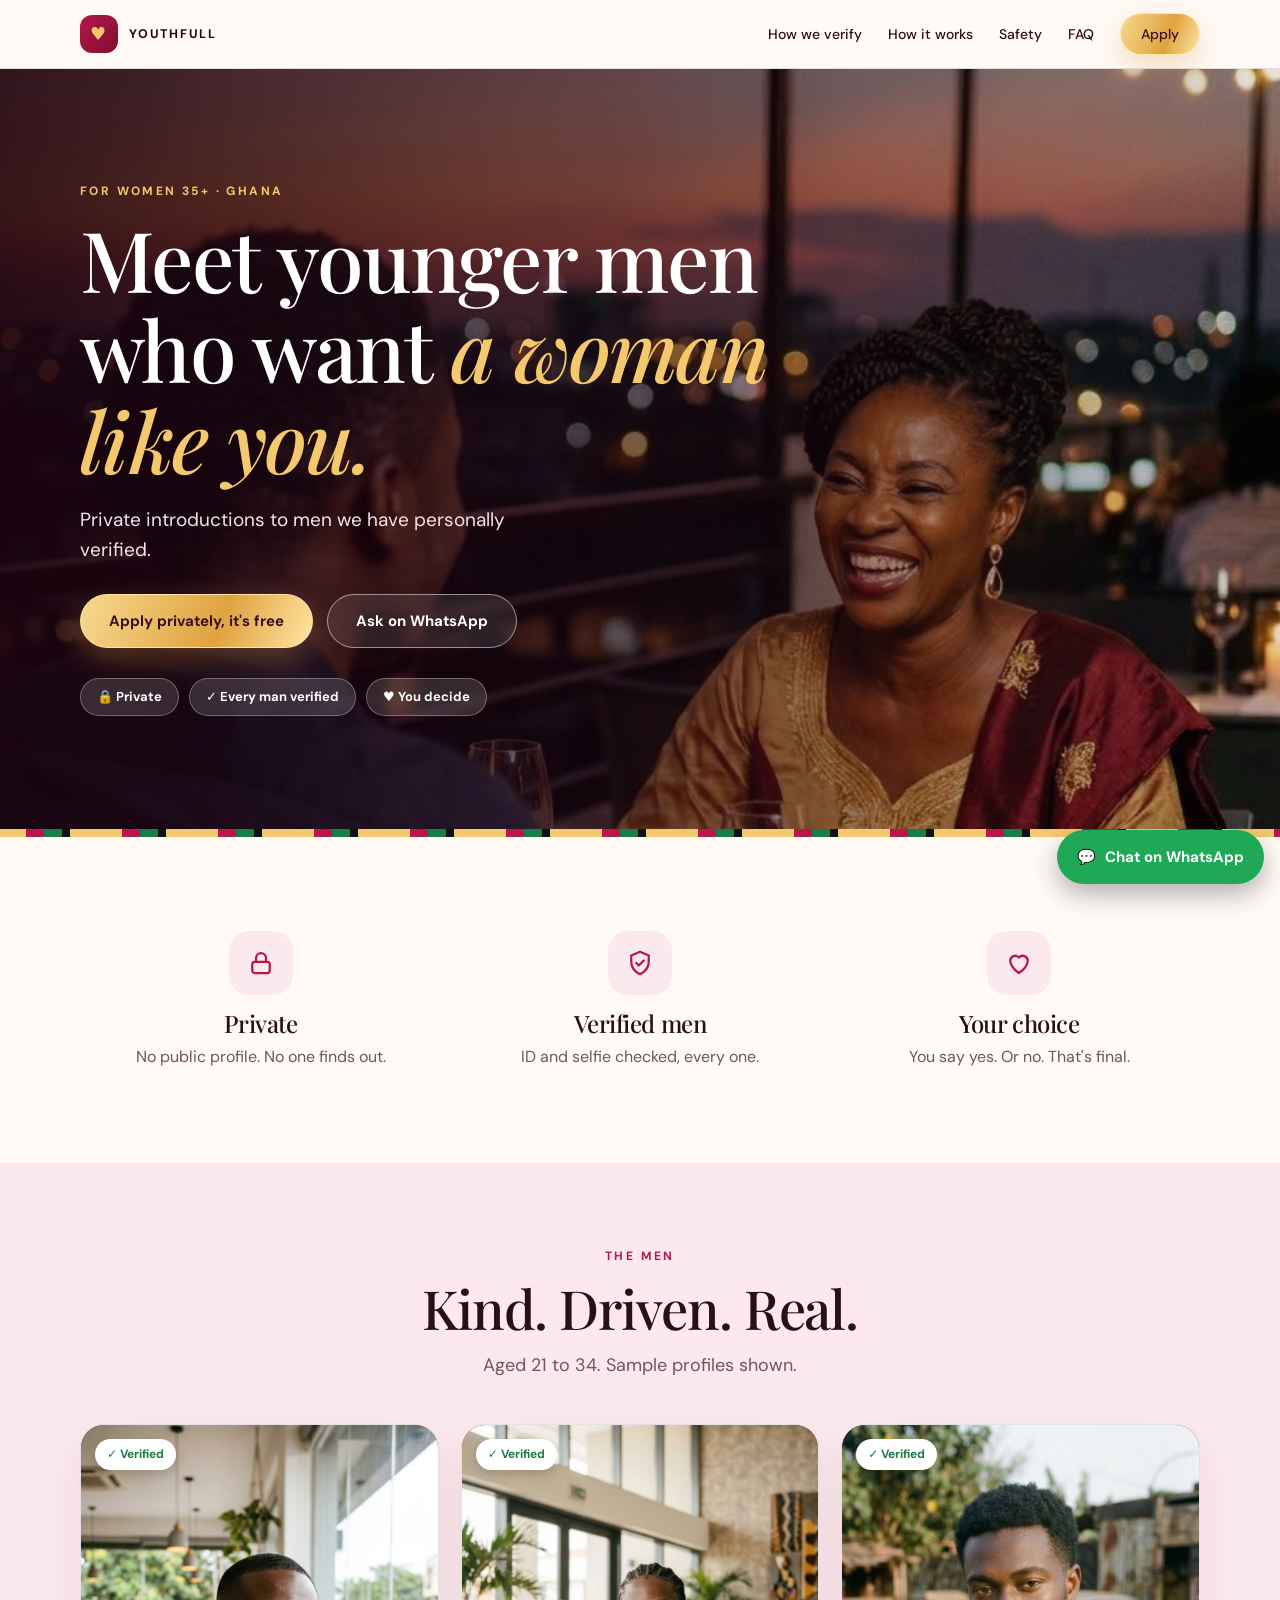
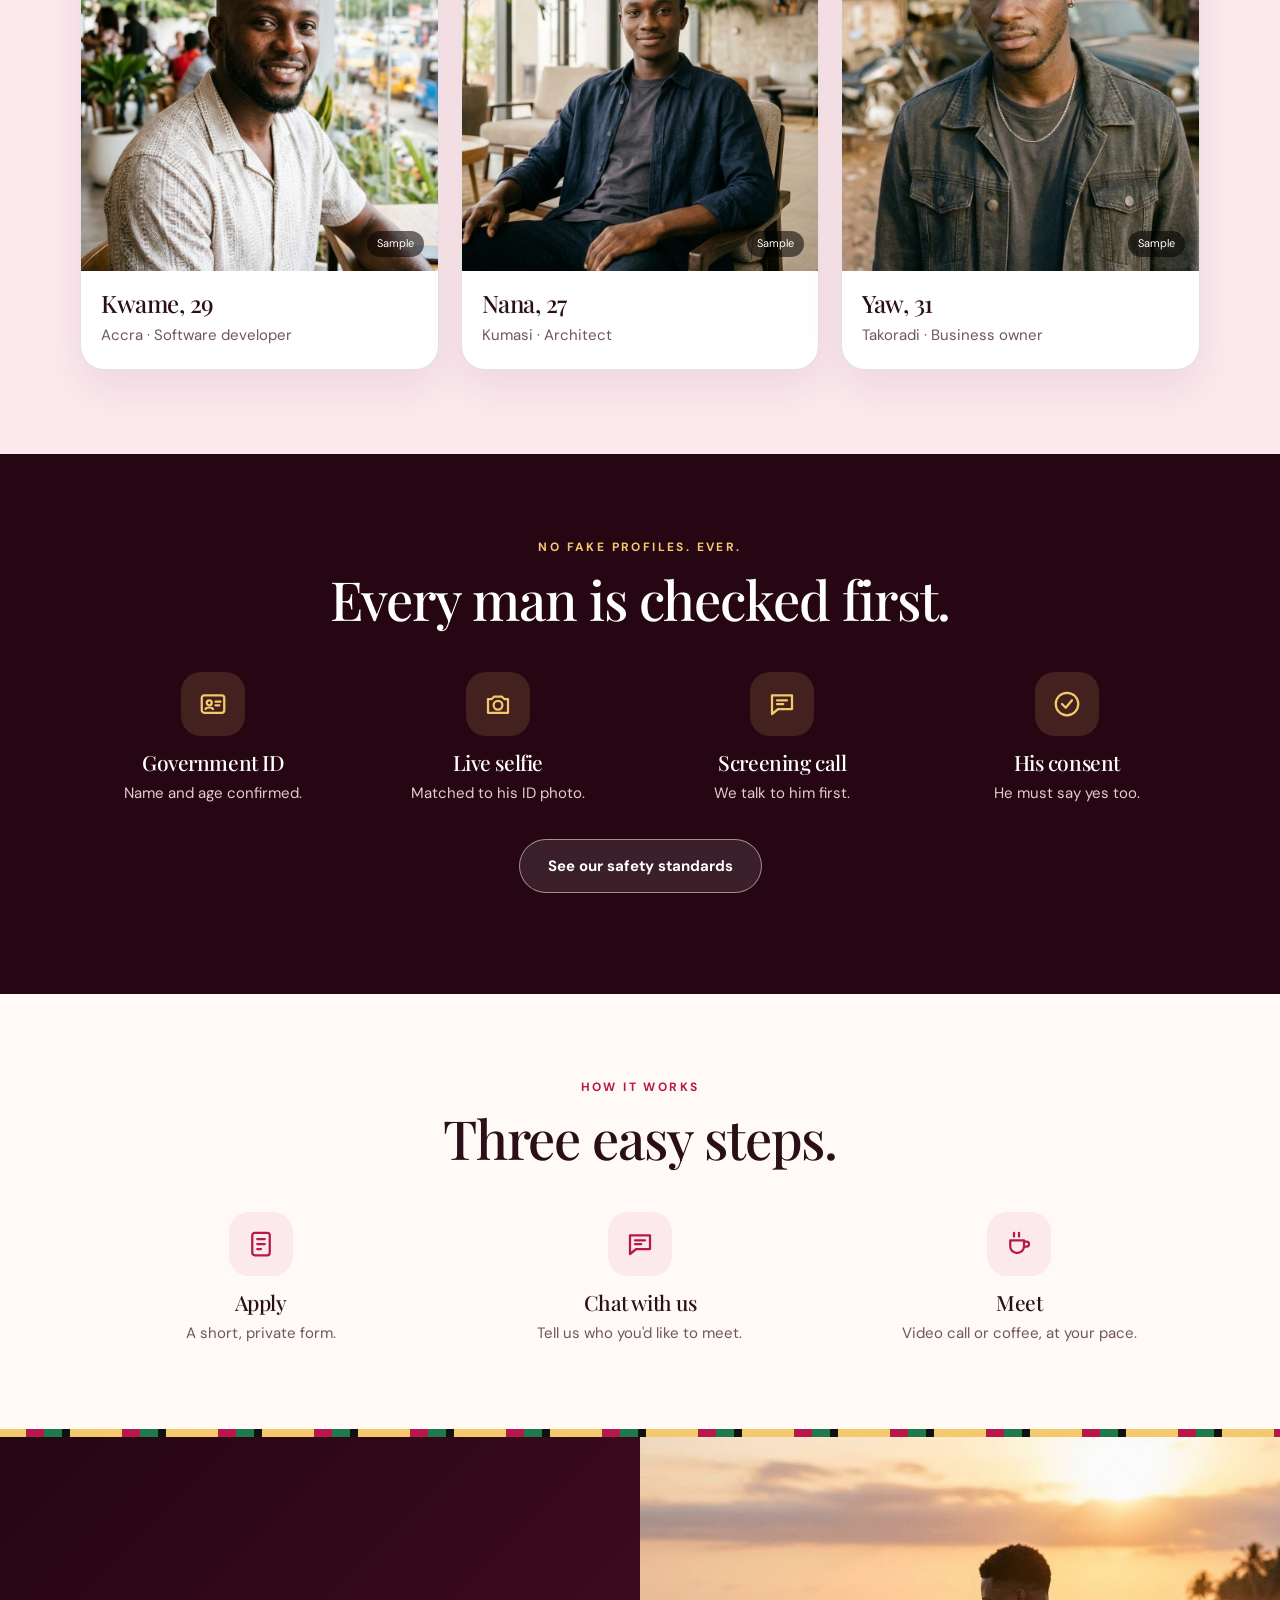
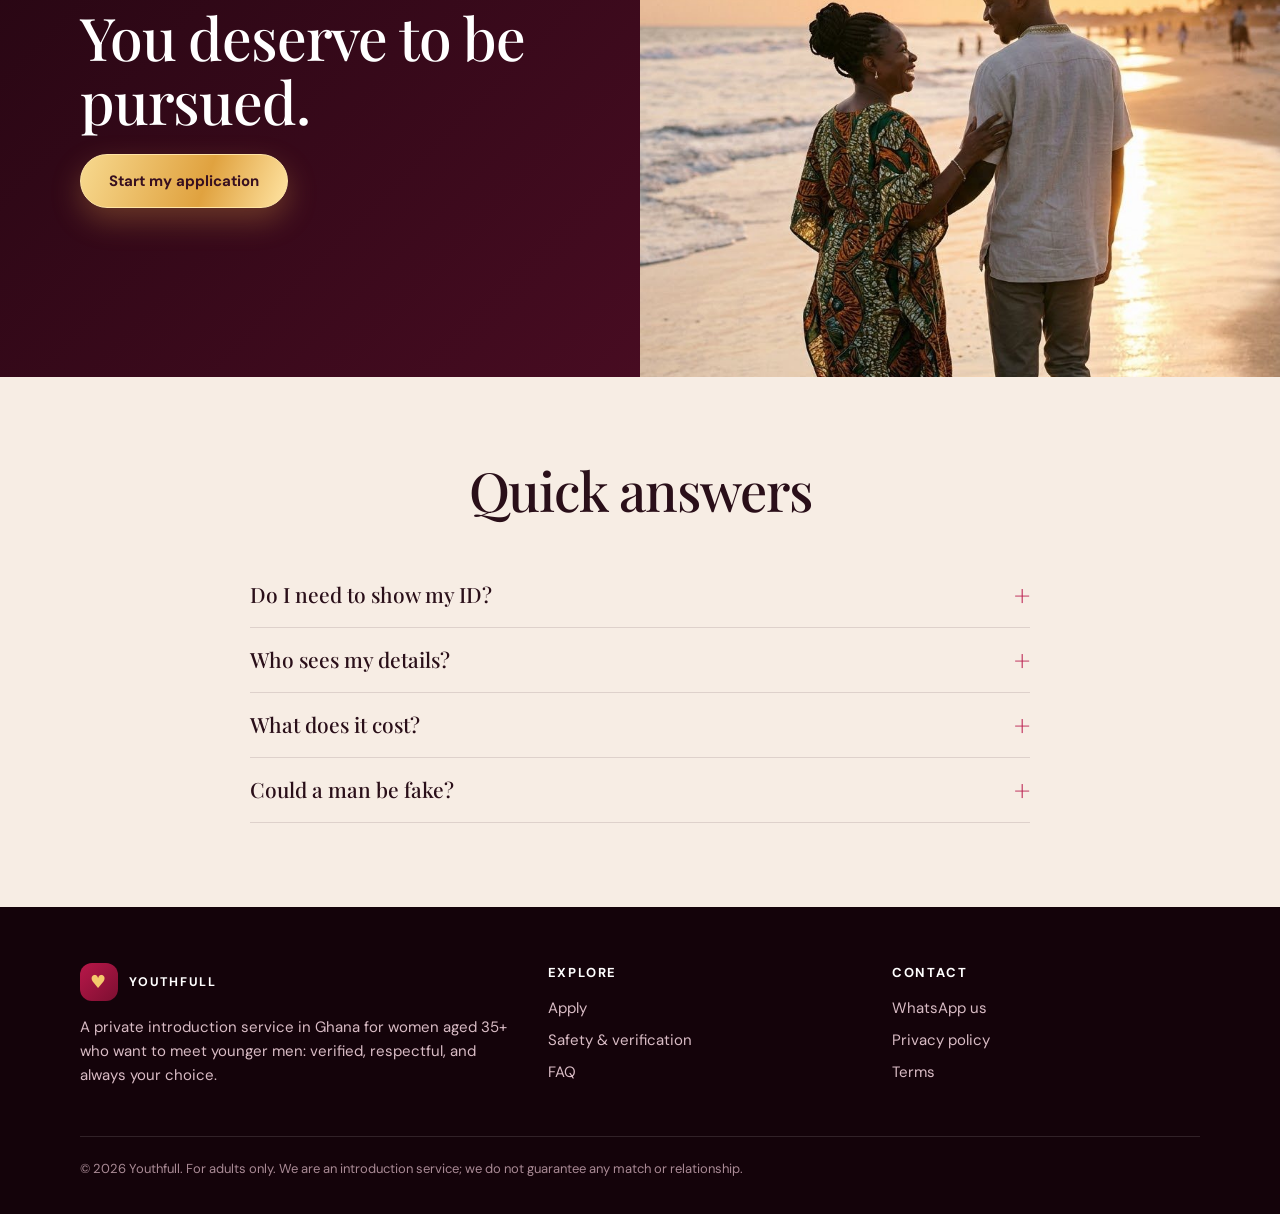
<file: index.html>
<!doctype html>
<html lang="en"><head><meta charset="utf-8">
<meta name="viewport" content="width=device-width,initial-scale=1">
<meta name="theme-color" content="#250612">
<title>Youthfull: Younger men, introduced privately, for women in Ghana</title>
<meta name="description" content="A private, verified introduction service in Ghana for women 35+ who want to meet younger men. Confidential, respectful, safety first.">
<meta property="og:title" content="Youthfull: Younger men, introduced privately, for women in Ghana"><meta property="og:description" content="A private, verified introduction service in Ghana for women 35+ who want to meet younger men. Confidential, respectful, safety first."><meta property="og:image" content="https://youthfull.vercel.app/images/og.jpg"><meta property="og:image:width" content="1200"><meta property="og:image:height" content="630"><meta property="og:url" content="https://youthfull.vercel.app/"><meta property="og:site_name" content="Youthfull"><meta name="twitter:card" content="summary_large_image"><meta name="twitter:image" content="https://youthfull.vercel.app/images/og.jpg"><meta property="og:type" content="website">
<link rel="icon" href="icon.svg" type="image/svg+xml"><link rel="apple-touch-icon" href="icon-192.png">
<link rel="preconnect" href="https://fonts.googleapis.com"><link rel="preconnect" href="https://fonts.gstatic.com" crossorigin>
<link rel="stylesheet" href="https://fonts.googleapis.com/css2?family=DM+Sans:wght@400;500;700&family=Playfair+Display:ital,wght@0,500;1,500&display=swap">
<link rel="stylesheet" href="css/site.css">
</head><body>
<header class="site-header"><div class="wrap">
<a class="brand" href="index.html"><span class="brand-mark">♥</span><span data-brand>Youthfull</span></a>
<button class="menu-btn" aria-label="Menu" aria-expanded="false">Menu</button>
<nav class="nav"><a href="index.html#verify">How we verify</a><a href="index.html#how">How it works</a><a href="safety.html">Safety</a><a href="index.html#faq">FAQ</a><a class="btn btn-gold btn-sm" href="apply.html">Apply</a></nav>
</div></header>

<main>
<div class="hero"><div class="ph"><img src="images/hero.jpg" alt="" fetchpriority="high" onerror="this.remove()"></div>
<div class="wrap">
<div class="eyebrow">For women <span data-woman-min>35</span>+ · Ghana</div>
<h1>Meet younger men who want <em>a woman like you.</em></h1>
<p class="lead">Private introductions to men we have personally verified.</p>
<div class="hero-actions"><a class="btn btn-gold" href="apply.html">Apply privately, it's free</a><a class="btn btn-ghost" data-wa="Hello, I would like to know more about Youthfull." href="#">Ask on WhatsApp</a></div>
<div class="chips"><span class="chip">🔒 Private</span><span class="chip">✓ Every man verified</span><span class="chip">♥ You decide</span></div>
</div></div>
<div class="kente"></div>

<section><div class="wrap"><div class="promises">
<div class="promise reveal"><div class="ico"><svg viewBox="0 0 24 24"><rect x="5" y="11" width="14" height="9" rx="2"/><path d="M8 11V8a4 4 0 0 1 8 0v3"/></svg></div><h3>Private</h3><p>No public profile. No one finds out.</p></div>
<div class="promise reveal"><div class="ico"><svg viewBox="0 0 24 24"><path d="M12 3l7 3v5c0 5-3 8-7 10-4-2-7-5-7-10V6z"/><path d="M9 12l2 2 4-4"/></svg></div><h3>Verified men</h3><p>ID and selfie checked, every one.</p></div>
<div class="promise reveal"><div class="ico"><svg viewBox="0 0 24 24"><path d="M12 20s-7-4.4-7-10a4 4 0 0 1 7-2.4A4 4 0 0 1 19 10c0 5.6-7 10-7 10z"/></svg></div><h3>Your choice</h3><p>You say yes. Or no. That's final.</p></div>
</div></div></section>

<section class="blush" id="men"><div class="wrap">
<div class="sec-head"><div class="eyebrow">The men</div><h2>Kind. Driven. Real.</h2><p>Aged <span data-man-min>21</span> to <span data-man-max>34</span>. Sample profiles shown.</p></div>
<div class="profiles">
<div class="profile reveal"><div class="ph"><span class="badge">✓ Verified</span><span class="sample">Sample</span><img src="images/men-kwame.jpg" alt="" loading="lazy" onerror="this.remove()"></div><div class="info"><h3>Kwame, 29</h3><p>Accra · Software developer</p></div></div>
<div class="profile reveal"><div class="ph"><span class="badge">✓ Verified</span><span class="sample">Sample</span><img src="images/men-nana.jpg" alt="" loading="lazy" onerror="this.remove()"></div><div class="info"><h3>Nana, 27</h3><p>Kumasi · Architect</p></div></div>
<div class="profile reveal"><div class="ph"><span class="badge">✓ Verified</span><span class="sample">Sample</span><img src="images/men-yaw.jpg" alt="" loading="lazy" onerror="this.remove()"></div><div class="info"><h3>Yaw, 31</h3><p>Takoradi · Business owner</p></div></div>
</div></div></section>

<section class="dark" id="verify"><div class="wrap">
<div class="sec-head"><div class="eyebrow">No fake profiles. Ever.</div><h2>Every man is checked first.</h2></div>
<div class="steps">
<div class="step reveal"><div class="ico"><svg viewBox="0 0 24 24"><rect x="3" y="5" width="18" height="14" rx="2"/><circle cx="9" cy="11" r="2"/><path d="M6 16c.6-1.6 5.4-1.6 6 0M14 10h4M14 13h3"/></svg></div><h3>Government ID</h3><p>Name and age confirmed.</p></div>
<div class="step reveal"><div class="ico"><svg viewBox="0 0 24 24"><path d="M4 8h3l2-2h6l2 2h3v11H4z"/><circle cx="12" cy="13" r="3.5"/></svg></div><h3>Live selfie</h3><p>Matched to his ID photo.</p></div>
<div class="step reveal"><div class="ico"><svg viewBox="0 0 24 24"><path d="M4 5h16v11H9l-5 4z"/><path d="M8 9h8M8 12h5"/></svg></div><h3>Screening call</h3><p>We talk to him first.</p></div>
<div class="step reveal"><div class="ico"><svg viewBox="0 0 24 24"><circle cx="12" cy="12" r="9"/><path d="M8 12l3 3 5-6"/></svg></div><h3>His consent</h3><p>He must say yes too.</p></div>
</div>
<p class="center" style="margin-top:34px"><a class="btn btn-ghost" href="safety.html">See our safety standards</a></p>
</div></section>

<section id="how"><div class="wrap">
<div class="sec-head"><div class="eyebrow">How it works</div><h2>Three easy steps.</h2></div>
<div class="steps three">
<div class="step reveal"><div class="ico"><svg viewBox="0 0 24 24"><rect x="5" y="3" width="14" height="18" rx="2"/><path d="M9 8h6M9 12h6M9 16h3"/></svg></div><h3>Apply</h3><p>A short, private form.</p></div>
<div class="step reveal"><div class="ico"><svg viewBox="0 0 24 24"><path d="M4 5h16v11H9l-5 4z"/><path d="M8 9h8M8 12h5"/></svg></div><h3>Chat with us</h3><p>Tell us who you'd like to meet.</p></div>
<div class="step reveal"><div class="ico"><svg viewBox="0 0 24 24"><path d="M5 9h11v5a5 5 0 0 1-5 5h-1a5 5 0 0 1-5-5z"/><path d="M16 10h2a2 2 0 0 1 0 4h-2M8 3v3M12 3v3"/></svg></div><h3>Meet</h3><p>Video call or coffee, at your pace.</p></div>
</div></div></section>

<div class="kente"></div>
<div class="band"><div class="ph"><img src="images/lifestyle.jpg" alt="" loading="lazy" onerror="this.remove()"></div>
<div class="wrap"><h2>You deserve to be pursued.</h2><a class="btn btn-gold" href="apply.html">Start my application</a></div></div>

<section class="sand" id="faq"><div class="wrap">
<div class="sec-head"><h2>Quick answers</h2></div>
<div class="faq">
<details><summary>Do I need to show my ID?</summary><p>No. Only the men are verified. You just fill in a short form.</p></details>
<details><summary>Who sees my details?</summary><p>Only our team. A man sees them only after you agree to an introduction.</p></details>
<details><summary>What does it cost?</summary><p>Applying is free. Any fee is explained on your intro call, before you pay anything.</p></details>
<details><summary>Could a man be fake?</summary><p>No. Every man is added by our team after an ID check, a live selfie and a screening call.</p></details>
</div></div></section>
</main>
<footer><div class="wrap">
<div class="cols">
<div><div class="brand" style="margin-bottom:14px"><span class="brand-mark">♥</span><span data-brand>Youthfull</span></div>
<p>A private introduction service in Ghana for women aged <span data-woman-min>35</span>+ who want to meet younger men: verified, respectful, and always your choice.</p></div>
<div><h4>Explore</h4><a href="apply.html">Apply</a><a href="safety.html">Safety &amp; verification</a><a href="index.html#faq">FAQ</a></div>
<div><h4>Contact</h4><a data-wa="Hello, I have a question about Youthfull." href="#">WhatsApp us</a><a data-email href="#"></a><a href="privacy.html">Privacy policy</a><a href="terms.html">Terms</a></div>
</div>
<div class="fine">© <span id="year"></span> <span data-brand>Youthfull</span>. For adults only. We are an introduction service; we do not guarantee any match or relationship.</div>
</div></footer>
<a class="btn btn-gold sticky-apply" href="apply.html">Apply privately, it's free</a>
<a class="wa-float" data-wa="Hello, I would like to know more about Youthfull." href="#" aria-label="Chat on WhatsApp">💬 <span>Chat on WhatsApp</span></a>
<script src="js/config.js"></script><script src="js/site.js"></script>
</body></html>
</file>
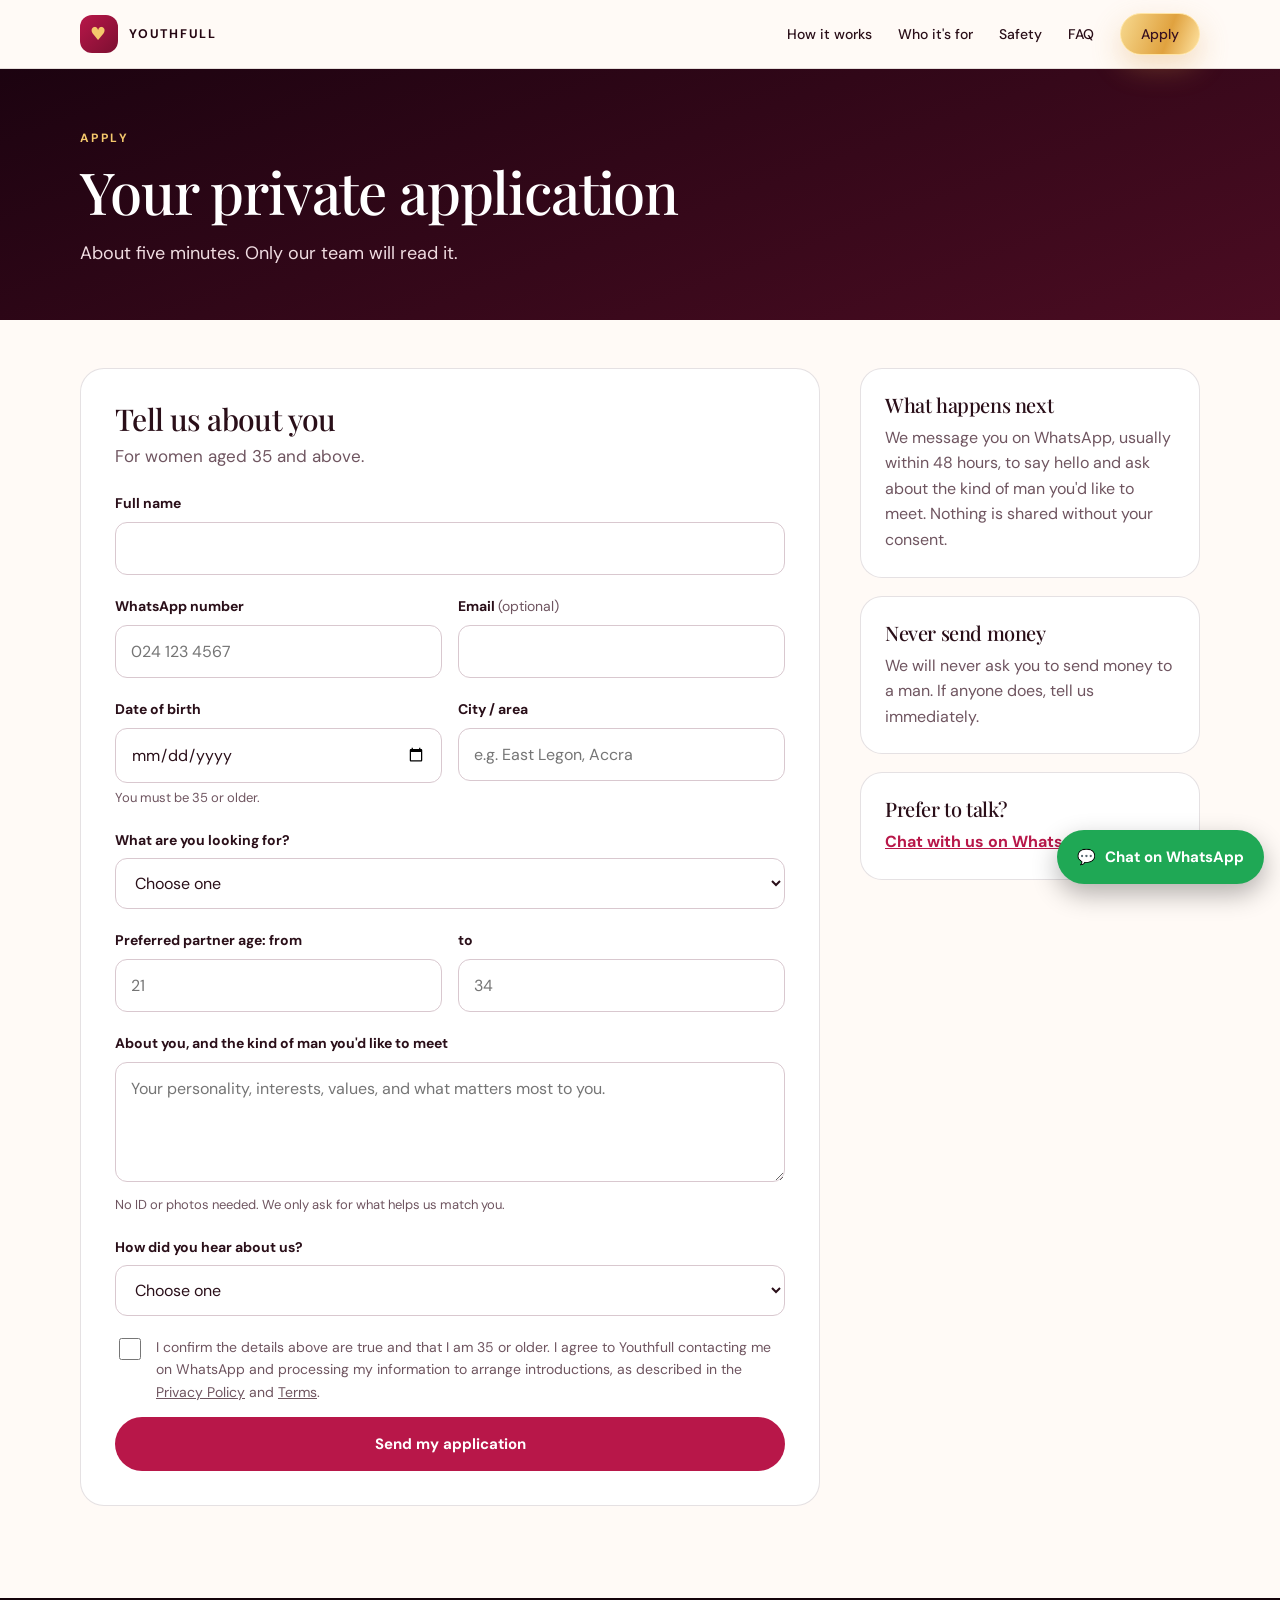
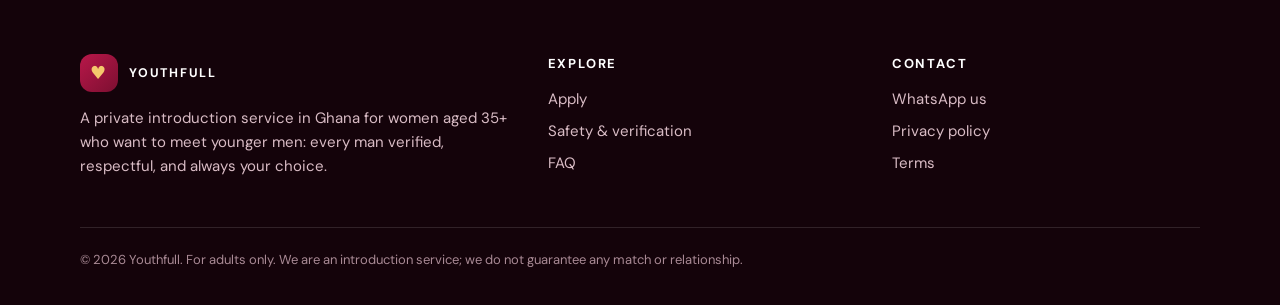
<file: apply.html>
<!doctype html>
<html lang="en"><head><meta charset="utf-8">
<meta name="viewport" content="width=device-width,initial-scale=1">
<meta name="theme-color" content="#250612">
<title>Apply · Youthfull</title>
<meta name="description" content="Apply privately for an introduction. Women 35+ and men 21 to 34. Free to apply.">
<meta property="og:title" content="Apply · Youthfull"><meta property="og:description" content="Apply privately for an introduction. Women 35+ and men 21 to 34. Free to apply."><meta property="og:image" content="https://youthfull.vercel.app/images/og.jpg"><meta property="og:image:width" content="1200"><meta property="og:image:height" content="630"><meta property="og:url" content="https://youthfull.vercel.app/apply.html"><meta property="og:site_name" content="Youthfull"><meta name="twitter:card" content="summary_large_image"><meta name="twitter:image" content="https://youthfull.vercel.app/images/og.jpg"><meta property="og:type" content="website">
<link rel="icon" href="icon.svg" type="image/svg+xml"><link rel="apple-touch-icon" href="icon-192.png">
<link rel="preconnect" href="https://fonts.googleapis.com"><link rel="preconnect" href="https://fonts.gstatic.com" crossorigin>
<link rel="stylesheet" href="https://fonts.googleapis.com/css2?family=DM+Sans:wght@400;500;700&family=Playfair+Display:ital,wght@0,500;1,500&display=swap">
<link rel="stylesheet" href="css/site.css">
</head><body>
<header class="site-header"><div class="wrap">
<a class="brand" href="index.html"><span class="brand-mark">♥</span><span data-brand>Youthfull</span></a>
<button class="menu-btn" aria-label="Menu" aria-expanded="false">Menu</button>
<nav class="nav"><a href="index.html#how">How it works</a><a href="index.html#who">Who it's for</a><a href="safety.html">Safety</a><a href="index.html#faq">FAQ</a><a class="btn btn-gold btn-sm" href="apply.html">Apply</a></nav>
</div></header>

<div class="page-head"><div class="wrap"><div class="eyebrow" style="color:var(--gold)">Apply</div><h1>Your private application</h1><p>About five minutes. Only our team will read it.</p></div></div>
<main class="apply"><div class="wrap">
<div>
<form class="box" id="apply-form" novalidate>
<h2 id="form-title" style="font-size:30px;margin-bottom:8px">Tell us about you</h2><p style="color:var(--muted);margin-bottom:22px">For women aged <span data-woman-min>35</span> and above.</p>
<div class="hp" aria-hidden="true"><label>Website<input name="website" tabindex="-1" autocomplete="off"></label></div>
<div class="field"><label for="full_name">Full name</label><input id="full_name" name="full_name" required autocomplete="name"></div>
<div class="row2">
<div class="field"><label for="phone">WhatsApp number</label><input id="phone" name="phone" type="tel" required placeholder="024 123 4567" autocomplete="tel"></div>
<div class="field"><label for="email">Email <span style="font-weight:400;color:var(--muted)">(optional)</span></label><input id="email" name="email" type="email" autocomplete="email"></div>
</div>
<div class="row2">
<div class="field"><label for="dob">Date of birth</label><input id="dob" name="dob" type="date" required><div class="hint" id="dob-hint"></div></div>
<div class="field"><label for="city">City / area</label><input id="city" name="city" required placeholder="e.g. East Legon, Accra"></div>
</div>
<div class="field"><label for="goal">What are you looking for?</label>
<select id="goal" name="goal" required><option value="">Choose one</option><option>Companionship and good company</option><option>A serious relationship</option><option>Marriage</option><option>Open to see where it goes</option></select></div>
<div class="row2">
<div class="field"><label for="pmin">Preferred partner age: from</label><input id="pmin" name="partner_age_min" type="number" min="21" max="34" placeholder="21"></div>
<div class="field"><label for="pmax">to</label><input id="pmax" name="partner_age_max" type="number" min="21" max="34" placeholder="34"></div>
</div>
<div class="field"><label for="about">About you, and the kind of man you'd like to meet</label><textarea id="about" name="about" required placeholder="Your personality, interests, values, and what matters most to you."></textarea><div class="hint">No ID or photos needed. We only ask for what helps us match you.</div></div>
<div class="field"><label for="heard">How did you hear about us?</label><select id="heard" name="heard_from"><option value="">Choose one</option><option>WhatsApp group</option><option>Facebook</option><option>Instagram</option><option>TikTok</option><option>A friend</option><option>Meet GH app</option><option>Other</option></select></div>
<label class="consent"><input type="checkbox" name="consent"><span>I confirm the details above are true and that I am 35 or older. I agree to Youthfull contacting me on WhatsApp and processing my information to arrange introductions, as described in the <a href="privacy.html" target="_blank">Privacy Policy</a> and <a href="terms.html" target="_blank">Terms</a>.</span></label>
<p class="err" id="form-err" role="alert"></p>
<button class="btn btn-ruby" type="submit" style="width:100%">Send my application</button>
</form>
<div class="card done" id="done"><div class="tick">✓</div><h2 id="done-title" style="font-size:36px;margin-bottom:12px"></h2><p id="done-text" style="color:var(--muted);max-width:480px;margin:0 auto 24px"></p><a class="btn btn-wa" id="done-wa" href="#" target="_blank" rel="noopener">Message us on WhatsApp</a></div>
</div>
<aside class="side">
<div class="card"><h3>What happens next</h3><p>We message you on WhatsApp, usually within 48 hours, to say hello and ask about the kind of man you'd like to meet. Nothing is shared without your consent.</p></div>
<div class="card"><h3>Never send money</h3><p>We will never ask you to send money to a man. If anyone does, tell us immediately.</p></div>
<div class="card"><h3>Prefer to talk?</h3><p><a data-wa="Hello, I'd like to talk before applying." href="#" style="color:var(--ruby);font-weight:700">Chat with us on WhatsApp</a></p></div>
</aside>
</div></main>
<footer><div class="wrap">
<div class="cols">
<div><div class="brand" style="margin-bottom:14px"><span class="brand-mark">♥</span><span data-brand>Youthfull</span></div>
<p>A private introduction service in Ghana for women aged <span data-woman-min>35</span>+ who want to meet younger men: every man verified, respectful, and always your choice.</p></div>
<div><h4>Explore</h4><a href="apply.html">Apply</a><a href="safety.html">Safety &amp; verification</a><a href="index.html#faq">FAQ</a></div>
<div><h4>Contact</h4><a data-wa="Hello, I have a question about Youthfull." href="#">WhatsApp us</a><a data-email href="#"></a><a href="privacy.html">Privacy policy</a><a href="terms.html">Terms</a></div>
</div>
<div class="fine">© <span id="year"></span> <span data-brand>Youthfull</span>. For adults only. We are an introduction service; we do not guarantee any match or relationship.</div>
</div></footer>
<a class="wa-float" data-wa="Hello, I would like to know more about Youthfull." href="#" aria-label="Chat on WhatsApp">💬 <span>Chat on WhatsApp</span></a>
<script src="js/config.js"></script><script src="js/site.js"></script>
</body></html>
</file>
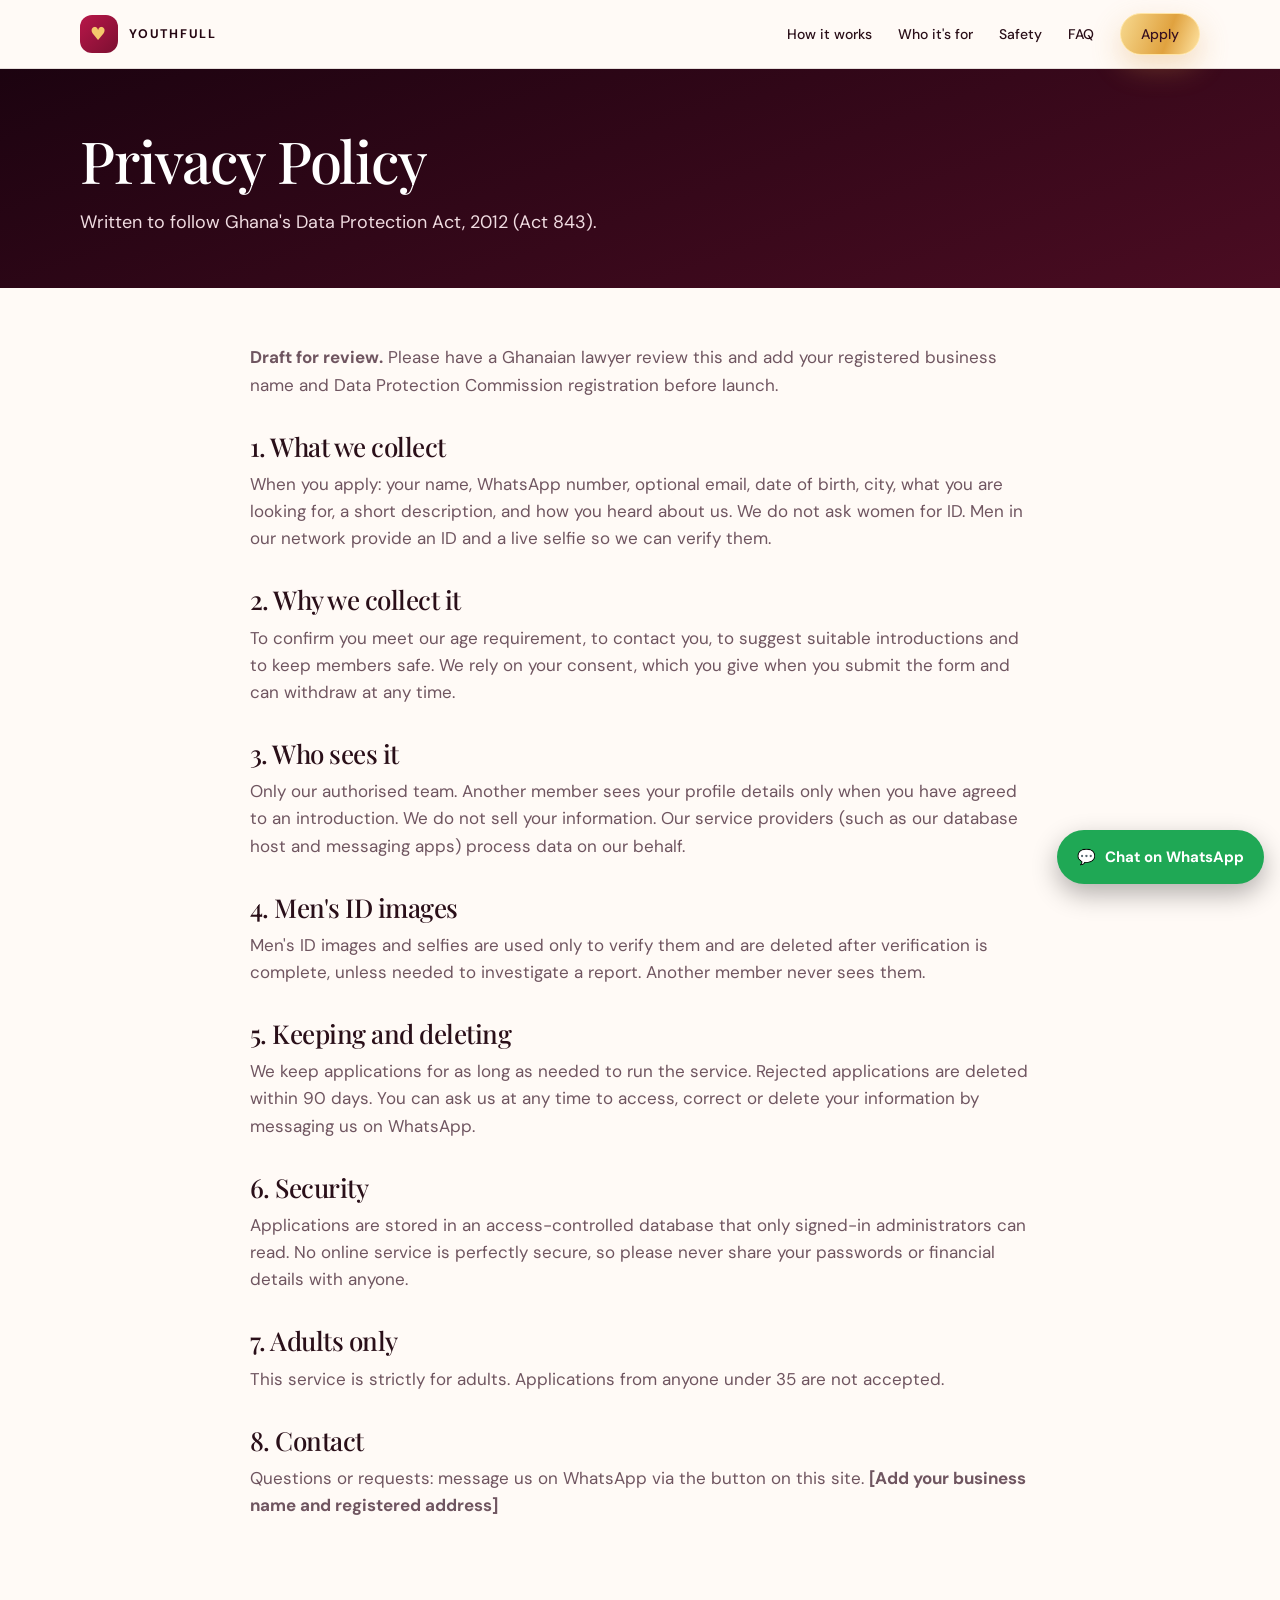
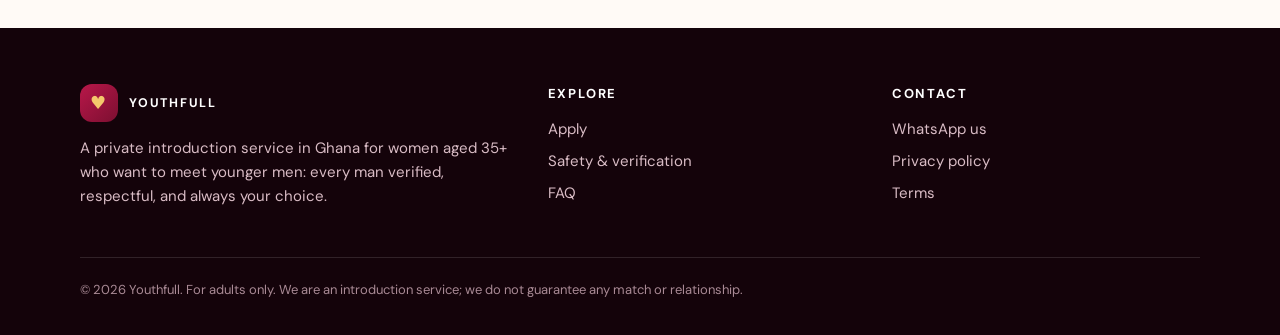
<file: privacy.html>
<!doctype html>
<html lang="en"><head><meta charset="utf-8">
<meta name="viewport" content="width=device-width,initial-scale=1">
<meta name="theme-color" content="#250612">
<title>Privacy Policy · Youthfull</title>
<meta name="description" content="How Youthfull collects and protects your information.">
<meta property="og:title" content="Privacy Policy · Youthfull"><meta property="og:description" content="How Youthfull collects and protects your information."><meta property="og:image" content="https://youthfull.vercel.app/images/og.jpg"><meta property="og:image:width" content="1200"><meta property="og:image:height" content="630"><meta property="og:url" content="https://youthfull.vercel.app/privacy.html"><meta property="og:site_name" content="Youthfull"><meta name="twitter:card" content="summary_large_image"><meta name="twitter:image" content="https://youthfull.vercel.app/images/og.jpg"><meta property="og:type" content="website">
<link rel="icon" href="icon.svg" type="image/svg+xml"><link rel="apple-touch-icon" href="icon-192.png">
<link rel="preconnect" href="https://fonts.googleapis.com"><link rel="preconnect" href="https://fonts.gstatic.com" crossorigin>
<link rel="stylesheet" href="https://fonts.googleapis.com/css2?family=DM+Sans:wght@400;500;700&family=Playfair+Display:ital,wght@0,500;1,500&display=swap">
<link rel="stylesheet" href="css/site.css">
</head><body>
<header class="site-header"><div class="wrap">
<a class="brand" href="index.html"><span class="brand-mark">♥</span><span data-brand>Youthfull</span></a>
<button class="menu-btn" aria-label="Menu" aria-expanded="false">Menu</button>
<nav class="nav"><a href="index.html#how">How it works</a><a href="index.html#who">Who it's for</a><a href="safety.html">Safety</a><a href="index.html#faq">FAQ</a><a class="btn btn-gold btn-sm" href="apply.html">Apply</a></nav>
</div></header>

<div class="page-head"><div class="wrap"><h1>Privacy Policy</h1><p>Written to follow Ghana's Data Protection Act, 2012 (Act 843).</p></div></div>
<main><div class="wrap legal">
<p><strong>Draft for review.</strong> Please have a Ghanaian lawyer review this and add your registered business name and Data Protection Commission registration before launch.</p>
<h2>1. What we collect</h2><p>When you apply: your name, WhatsApp number, optional email, date of birth, city, what you are looking for, a short description, and how you heard about us. We do not ask women for ID. Men in our network provide an ID and a live selfie so we can verify them.</p>
<h2>2. Why we collect it</h2><p>To confirm you meet our age requirement, to contact you, to suggest suitable introductions and to keep members safe. We rely on your consent, which you give when you submit the form and can withdraw at any time.</p>
<h2>3. Who sees it</h2><p>Only our authorised team. Another member sees your profile details only when you have agreed to an introduction. We do not sell your information. Our service providers (such as our database host and messaging apps) process data on our behalf.</p>
<h2>4. Men's ID images</h2><p>Men's ID images and selfies are used only to verify them and are deleted after verification is complete, unless needed to investigate a report. Another member never sees them.</p>
<h2>5. Keeping and deleting</h2><p>We keep applications for as long as needed to run the service. Rejected applications are deleted within 90 days. You can ask us at any time to access, correct or delete your information by messaging us on WhatsApp.</p>
<h2>6. Security</h2><p>Applications are stored in an access-controlled database that only signed-in administrators can read. No online service is perfectly secure, so please never share your passwords or financial details with anyone.</p>
<h2>7. Adults only</h2><p>This service is strictly for adults. Applications from anyone under 35 are not accepted.</p>
<h2>8. Contact</h2><p>Questions or requests: message us on WhatsApp via the button on this site. <strong>[Add your business name and registered address]</strong></p>
</div></main>
<footer><div class="wrap">
<div class="cols">
<div><div class="brand" style="margin-bottom:14px"><span class="brand-mark">♥</span><span data-brand>Youthfull</span></div>
<p>A private introduction service in Ghana for women aged <span data-woman-min>35</span>+ who want to meet younger men: every man verified, respectful, and always your choice.</p></div>
<div><h4>Explore</h4><a href="apply.html">Apply</a><a href="safety.html">Safety &amp; verification</a><a href="index.html#faq">FAQ</a></div>
<div><h4>Contact</h4><a data-wa="Hello, I have a question about Youthfull." href="#">WhatsApp us</a><a data-email href="#"></a><a href="privacy.html">Privacy policy</a><a href="terms.html">Terms</a></div>
</div>
<div class="fine">© <span id="year"></span> <span data-brand>Youthfull</span>. For adults only. We are an introduction service; we do not guarantee any match or relationship.</div>
</div></footer>
<a class="wa-float" data-wa="Hello, I would like to know more about Youthfull." href="#" aria-label="Chat on WhatsApp">💬 <span>Chat on WhatsApp</span></a>
<script src="js/config.js"></script><script src="js/site.js"></script>
</body></html>
</file>
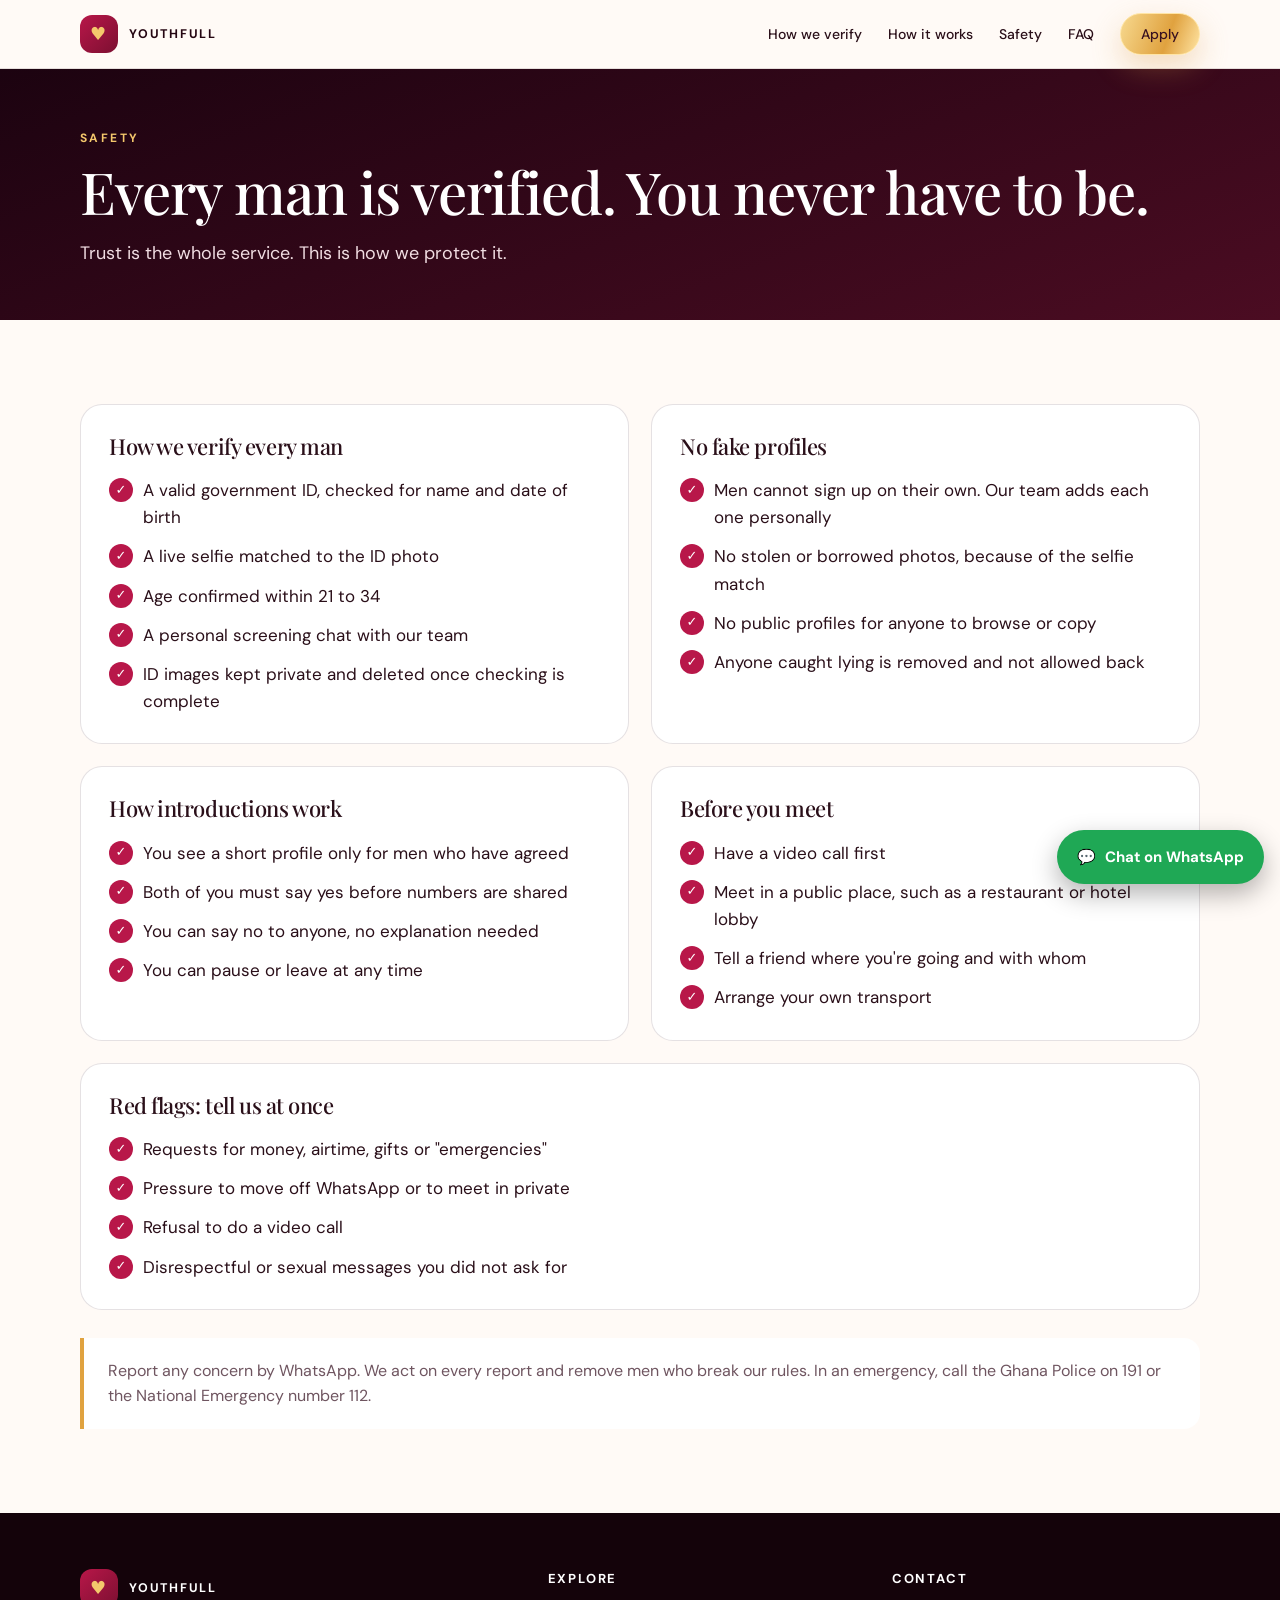
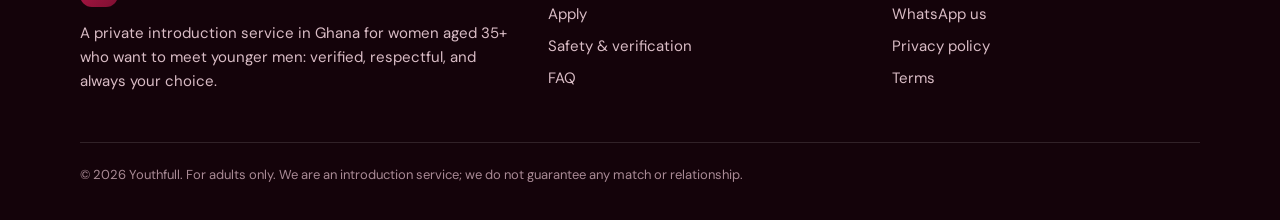
<file: safety.html>
<!doctype html>
<html lang="en"><head><meta charset="utf-8">
<meta name="viewport" content="width=device-width,initial-scale=1">
<meta name="theme-color" content="#250612">
<title>Safety &amp; verification · Youthfull</title>
<meta name="description" content="How we verify every man, and how we keep introductions safe for women.">
<meta property="og:title" content="Safety &amp; verification"><meta property="og:description" content="Every man is ID-checked and selfie-verified."><meta property="og:image" content="https://youthfull.vercel.app/images/og.jpg"><meta property="og:image:width" content="1200"><meta property="og:image:height" content="630"><meta property="og:url" content="https://youthfull.vercel.app/safety.html"><meta property="og:site_name" content="Youthfull"><meta name="twitter:card" content="summary_large_image"><meta name="twitter:image" content="https://youthfull.vercel.app/images/og.jpg"><meta property="og:type" content="website">
<link rel="icon" href="icon.svg" type="image/svg+xml"><link rel="apple-touch-icon" href="icon-192.png">
<link rel="preconnect" href="https://fonts.googleapis.com"><link rel="preconnect" href="https://fonts.gstatic.com" crossorigin>
<link rel="stylesheet" href="https://fonts.googleapis.com/css2?family=DM+Sans:wght@400;500;700&family=Playfair+Display:ital,wght@0,500;1,500&display=swap">
<link rel="stylesheet" href="css/site.css">
</head><body>
<header class="site-header"><div class="wrap">
<a class="brand" href="index.html"><span class="brand-mark">♥</span><span data-brand>Youthfull</span></a>
<button class="menu-btn" aria-label="Menu" aria-expanded="false">Menu</button>
<nav class="nav"><a href="index.html#verify">How we verify</a><a href="index.html#how">How it works</a><a href="safety.html">Safety</a><a href="index.html#faq">FAQ</a><a class="btn btn-gold btn-sm" href="apply.html">Apply</a></nav>
</div></header>

<div class="page-head"><div class="wrap"><div class="eyebrow" style="color:var(--gold)">Safety</div><h1>Every man is verified. You never have to be.</h1><p>Trust is the whole service. This is how we protect it.</p></div></div>
<main><section><div class="wrap">
<div class="grid g2">
<div class="card"><h3>How we verify every man</h3><ul class="checks"><li>A valid government ID, checked for name and date of birth</li><li>A live selfie matched to the ID photo</li><li>Age confirmed within <span data-man-min>21</span> to <span data-man-max>34</span></li><li>A personal screening chat with our team</li><li>ID images kept private and deleted once checking is complete</li></ul></div>
<div class="card"><h3>No fake profiles</h3><ul class="checks"><li>Men cannot sign up on their own. Our team adds each one personally</li><li>No stolen or borrowed photos, because of the selfie match</li><li>No public profiles for anyone to browse or copy</li><li>Anyone caught lying is removed and not allowed back</li></ul></div>
<div class="card"><h3>How introductions work</h3><ul class="checks"><li>You see a short profile only for men who have agreed</li><li>Both of you must say yes before numbers are shared</li><li>You can say no to anyone, no explanation needed</li><li>You can pause or leave at any time</li></ul></div>
<div class="card"><h3>Before you meet</h3><ul class="checks"><li>Have a video call first</li><li>Meet in a public place, such as a restaurant or hotel lobby</li><li>Tell a friend where you're going and with whom</li><li>Arrange your own transport</li></ul></div>
<div class="card" style="grid-column:1/-1"><h3>Red flags: tell us at once</h3><ul class="checks"><li>Requests for money, airtime, gifts or "emergencies"</li><li>Pressure to move off WhatsApp or to meet in private</li><li>Refusal to do a video call</li><li>Disrespectful or sexual messages you did not ask for</li></ul></div>
</div>
<div class="notice" style="margin-top:28px">Report any concern by WhatsApp. We act on every report and remove men who break our rules. In an emergency, call the Ghana Police on 191 or the National Emergency number 112.</div>
</div></section></main>
<footer><div class="wrap">
<div class="cols">
<div><div class="brand" style="margin-bottom:14px"><span class="brand-mark">♥</span><span data-brand>Youthfull</span></div>
<p>A private introduction service in Ghana for women aged <span data-woman-min>35</span>+ who want to meet younger men: verified, respectful, and always your choice.</p></div>
<div><h4>Explore</h4><a href="apply.html">Apply</a><a href="safety.html">Safety &amp; verification</a><a href="index.html#faq">FAQ</a></div>
<div><h4>Contact</h4><a data-wa="Hello, I have a question about Youthfull." href="#">WhatsApp us</a><a data-email href="#"></a><a href="privacy.html">Privacy policy</a><a href="terms.html">Terms</a></div>
</div>
<div class="fine">© <span id="year"></span> <span data-brand>Youthfull</span>. For adults only. We are an introduction service; we do not guarantee any match or relationship.</div>
</div></footer>
<a class="wa-float" data-wa="Hello, I would like to know more about Youthfull." href="#" aria-label="Chat on WhatsApp">💬 <span>Chat on WhatsApp</span></a>
<script src="js/config.js"></script><script src="js/site.js"></script>
</body></html>
</file>
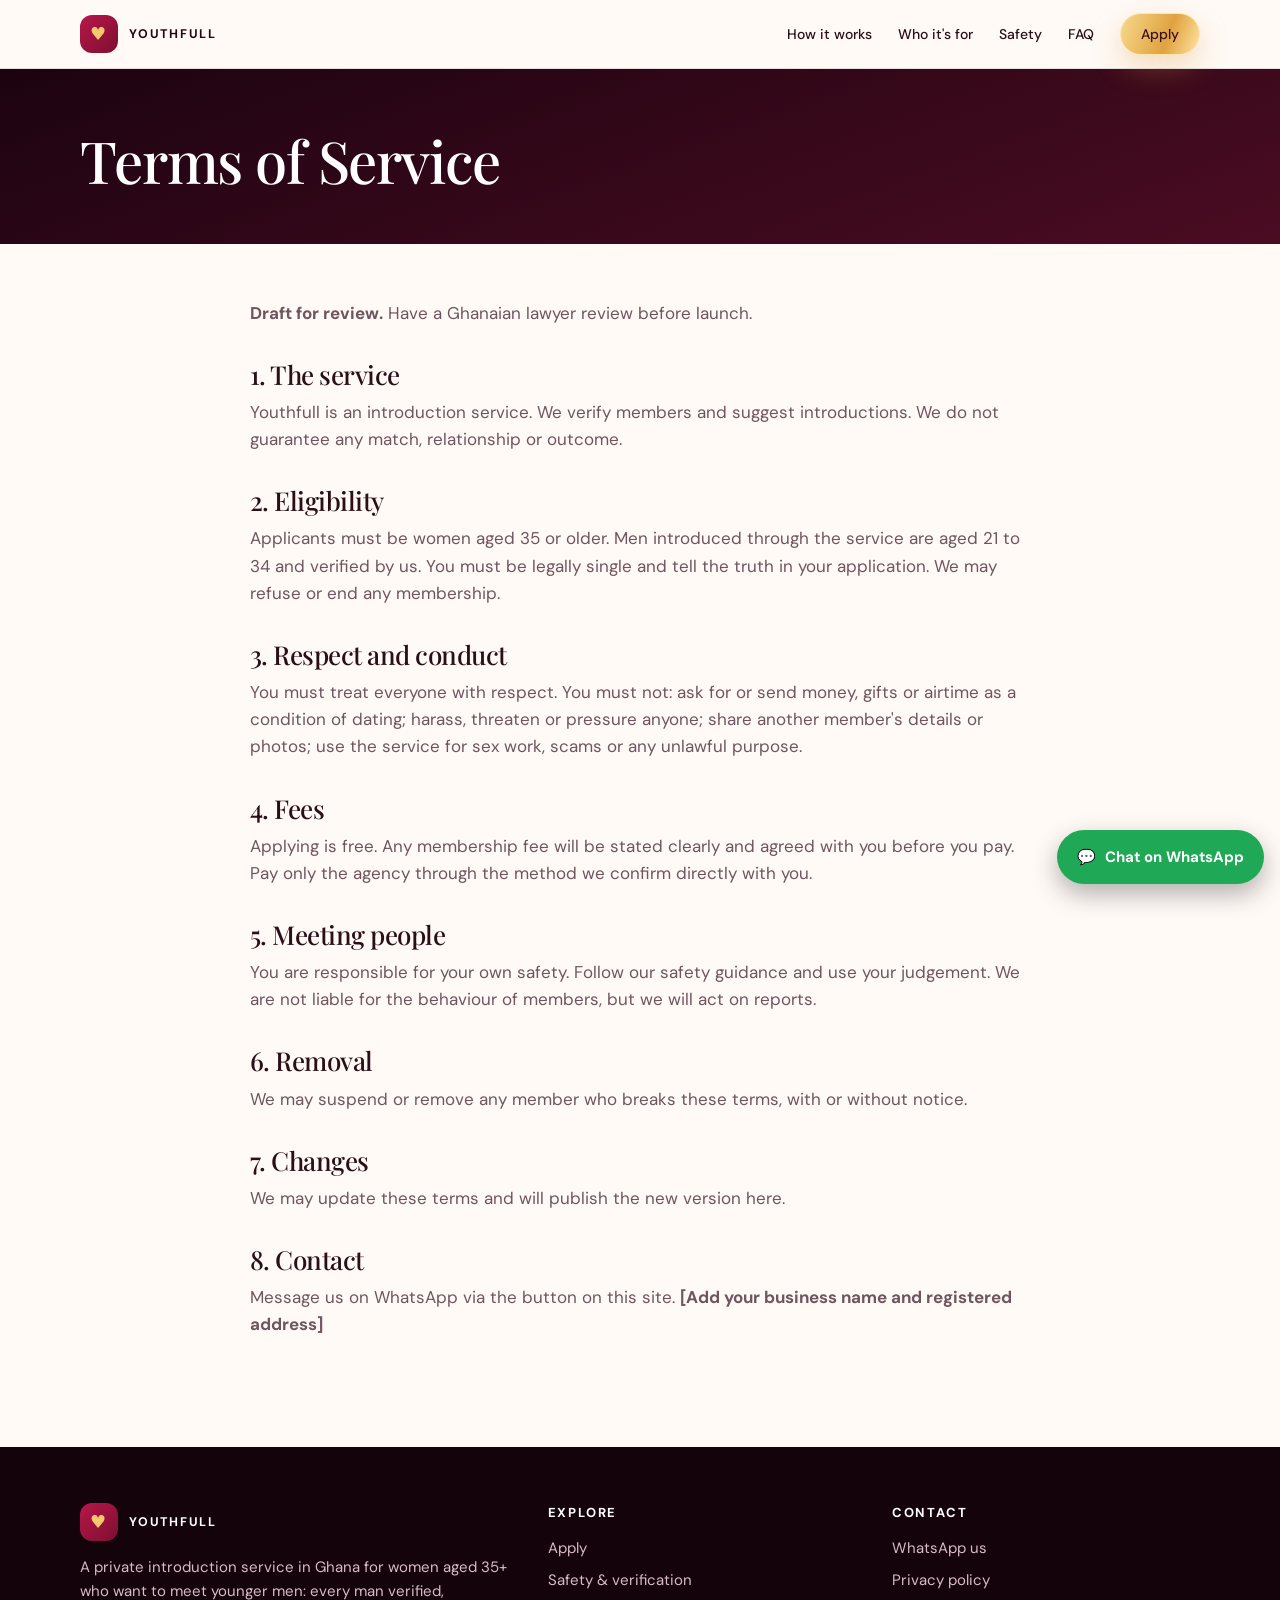
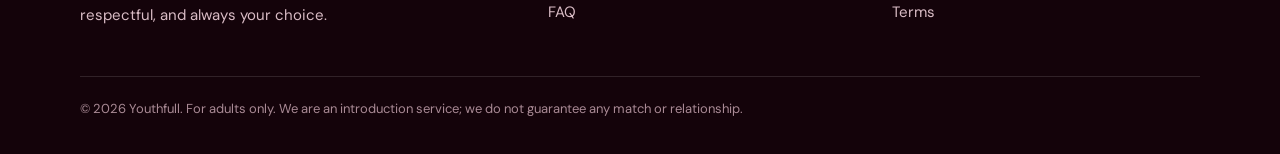
<file: terms.html>
<!doctype html>
<html lang="en"><head><meta charset="utf-8">
<meta name="viewport" content="width=device-width,initial-scale=1">
<meta name="theme-color" content="#250612">
<title>Terms · Youthfull</title>
<meta name="description" content="Terms of using Youthfull.">
<meta property="og:title" content="Terms · Youthfull"><meta property="og:description" content="Terms of using Youthfull."><meta property="og:image" content="https://youthfull.vercel.app/images/og.jpg"><meta property="og:image:width" content="1200"><meta property="og:image:height" content="630"><meta property="og:url" content="https://youthfull.vercel.app/terms.html"><meta property="og:site_name" content="Youthfull"><meta name="twitter:card" content="summary_large_image"><meta name="twitter:image" content="https://youthfull.vercel.app/images/og.jpg"><meta property="og:type" content="website">
<link rel="icon" href="icon.svg" type="image/svg+xml"><link rel="apple-touch-icon" href="icon-192.png">
<link rel="preconnect" href="https://fonts.googleapis.com"><link rel="preconnect" href="https://fonts.gstatic.com" crossorigin>
<link rel="stylesheet" href="https://fonts.googleapis.com/css2?family=DM+Sans:wght@400;500;700&family=Playfair+Display:ital,wght@0,500;1,500&display=swap">
<link rel="stylesheet" href="css/site.css">
</head><body>
<header class="site-header"><div class="wrap">
<a class="brand" href="index.html"><span class="brand-mark">♥</span><span data-brand>Youthfull</span></a>
<button class="menu-btn" aria-label="Menu" aria-expanded="false">Menu</button>
<nav class="nav"><a href="index.html#how">How it works</a><a href="index.html#who">Who it's for</a><a href="safety.html">Safety</a><a href="index.html#faq">FAQ</a><a class="btn btn-gold btn-sm" href="apply.html">Apply</a></nav>
</div></header>

<div class="page-head"><div class="wrap"><h1>Terms of Service</h1></div></div>
<main><div class="wrap legal">
<p><strong>Draft for review.</strong> Have a Ghanaian lawyer review before launch.</p>
<h2>1. The service</h2><p>Youthfull is an introduction service. We verify members and suggest introductions. We do not guarantee any match, relationship or outcome.</p>
<h2>2. Eligibility</h2><p>Applicants must be women aged 35 or older. Men introduced through the service are aged 21 to 34 and verified by us. You must be legally single and tell the truth in your application. We may refuse or end any membership.</p>
<h2>3. Respect and conduct</h2><p>You must treat everyone with respect. You must not: ask for or send money, gifts or airtime as a condition of dating; harass, threaten or pressure anyone; share another member's details or photos; use the service for sex work, scams or any unlawful purpose.</p>
<h2>4. Fees</h2><p>Applying is free. Any membership fee will be stated clearly and agreed with you before you pay. Pay only the agency through the method we confirm directly with you.</p>
<h2>5. Meeting people</h2><p>You are responsible for your own safety. Follow our safety guidance and use your judgement. We are not liable for the behaviour of members, but we will act on reports.</p>
<h2>6. Removal</h2><p>We may suspend or remove any member who breaks these terms, with or without notice.</p>
<h2>7. Changes</h2><p>We may update these terms and will publish the new version here.</p>
<h2>8. Contact</h2><p>Message us on WhatsApp via the button on this site. <strong>[Add your business name and registered address]</strong></p>
</div></main>
<footer><div class="wrap">
<div class="cols">
<div><div class="brand" style="margin-bottom:14px"><span class="brand-mark">♥</span><span data-brand>Youthfull</span></div>
<p>A private introduction service in Ghana for women aged <span data-woman-min>35</span>+ who want to meet younger men: every man verified, respectful, and always your choice.</p></div>
<div><h4>Explore</h4><a href="apply.html">Apply</a><a href="safety.html">Safety &amp; verification</a><a href="index.html#faq">FAQ</a></div>
<div><h4>Contact</h4><a data-wa="Hello, I have a question about Youthfull." href="#">WhatsApp us</a><a data-email href="#"></a><a href="privacy.html">Privacy policy</a><a href="terms.html">Terms</a></div>
</div>
<div class="fine">© <span id="year"></span> <span data-brand>Youthfull</span>. For adults only. We are an introduction service; we do not guarantee any match or relationship.</div>
</div></footer>
<a class="wa-float" data-wa="Hello, I would like to know more about Youthfull." href="#" aria-label="Chat on WhatsApp">💬 <span>Chat on WhatsApp</span></a>
<script src="js/config.js"></script><script src="js/site.js"></script>
</body></html>
</file>
<file: css/site.css>
:root{--wine:#250612;--wine2:#4b0c22;--ruby:#b81749;--rose:#f2b5c4;--blush:#fbe9ee;--gold:#f4c86c;--gold2:#e0a23f;--cream:#fffaf6;--sand:#f7ede4;--ink:#2a0f19;--muted:#6f5560;--line:rgba(42,15,25,.12);--green:#1c7a4b}
*{box-sizing:border-box}html{scroll-behavior:smooth}
body{margin:0;background:var(--cream);color:var(--ink);font:400 17px/1.6 "DM Sans",system-ui,-apple-system,"Segoe UI",Roboto,Arial,sans-serif;-webkit-font-smoothing:antialiased}
img{max-width:100%;display:block}a{color:inherit}
.wrap{width:min(1120px,calc(100% - 40px));margin:auto}
h1,h2,h3{font-family:"Playfair Display",Georgia,serif;font-weight:500;line-height:1.08;letter-spacing:-.02em;margin:0}
h2{font-size:clamp(32px,4.6vw,54px)}h3{font-size:22px;line-height:1.2}
p{margin:0 0 1em}
.eyebrow{font-size:12px;font-weight:700;letter-spacing:.2em;text-transform:uppercase;color:var(--ruby);margin-bottom:12px}
.dark .eyebrow,.hero .eyebrow,.page-head .eyebrow{color:var(--gold)}
.center{text-align:center}.muted{color:var(--muted)}

/* Kente-inspired divider */
.kente{height:8px;background:repeating-linear-gradient(90deg,var(--gold) 0 26px,var(--ruby) 26px 44px,var(--green) 44px 62px,#111 62px 70px,var(--gold) 70px 96px)}

/* header */
.site-header{position:sticky;top:0;z-index:30;background:rgba(255,250,246,.94);backdrop-filter:blur(10px);border-bottom:1px solid var(--line)}
.site-header .wrap{display:flex;align-items:center;justify-content:space-between;height:68px}
.brand{display:flex;align-items:center;gap:11px;text-decoration:none;color:var(--wine);font-weight:700;letter-spacing:.14em;font-size:12.5px;text-transform:uppercase}
.brand-mark{width:38px;height:38px;border-radius:12px;display:grid;place-items:center;background:linear-gradient(135deg,var(--ruby),#7c0f31);color:var(--gold);font-size:18px}
.nav{display:flex;align-items:center;gap:26px}
.nav a{color:var(--ink);text-decoration:none;font-size:14px;font-weight:500}
.nav a:hover{color:var(--ruby)}
.nav a.btn-gold,.nav a.btn-gold:hover{color:#381020}
.menu-btn{display:none;background:none;border:1px solid var(--line);color:var(--ink);border-radius:10px;height:42px;padding:0 14px;font:inherit;font-size:14px;cursor:pointer}

/* footer brand on dark */
footer .brand{color:#fff}

/* buttons */
.btn{display:inline-flex;align-items:center;justify-content:center;gap:10px;min-height:54px;padding:0 28px;border-radius:999px;font:700 15px "DM Sans",sans-serif;text-decoration:none;border:1px solid transparent;cursor:pointer;transition:transform .2s,filter .2s,box-shadow .2s}
.btn:hover{transform:translateY(-2px);filter:brightness(1.05)}
.btn-gold{background:linear-gradient(110deg,#f7d98f,var(--gold2) 60%,#ffe4a3);color:#381020;border-color:#ffe5a6;box-shadow:0 12px 30px rgba(217,152,67,.32)}
.btn-ruby{background:var(--ruby);color:#fff}
.btn-ghost{background:rgba(255,255,255,.1);color:#fff;border-color:rgba(255,255,255,.5);backdrop-filter:blur(4px)}
.btn-line{background:transparent;color:var(--ink);border-color:var(--ink)}
.btn-wa{background:#1fa855;color:#fff}
.btn-sm{min-height:42px;padding:0 20px;font-size:14px}

/* image slot: gradient placeholder shows until the real image loads */
.ph{position:relative;overflow:hidden;background:linear-gradient(145deg,#7c0f31,#b81749 45%,#e0a23f)}
.ph img{position:absolute;inset:0;width:100%;height:100%;object-fit:cover}

/* hero */
.hero{position:relative;color:#fff;min-height:min(88vh,760px);display:flex;align-items:center;background:linear-gradient(160deg,#1c0310,var(--wine2))}
.hero .ph{position:absolute;inset:0;background:radial-gradient(ellipse at 75% 30%,rgba(224,162,63,.5),transparent 55%),linear-gradient(160deg,#4b0c22,#8a1238 60%,#c2574a)}
.hero:after{content:"";position:absolute;inset:0;background:linear-gradient(90deg,rgba(28,3,16,.88) 0%,rgba(28,3,16,.6) 48%,rgba(28,3,16,.1) 100%)}
.hero .wrap{position:relative;z-index:2;padding:80px 0}
.hero h1{font-size:clamp(44px,7vw,84px);margin:0 0 20px;max-width:700px}
.hero h1 em{color:var(--gold);font-style:italic}
.hero .lead{font-size:19px;color:#f6e4e9;max-width:480px}
.hero-actions{display:flex;gap:14px;flex-wrap:wrap;margin-top:28px}
.chips{display:flex;gap:10px;flex-wrap:wrap;margin-top:30px}
.chip{padding:8px 16px;border-radius:999px;background:rgba(255,255,255,.14);border:1px solid rgba(255,255,255,.3);font-size:13px;font-weight:700;backdrop-filter:blur(4px)}

/* sections */
section{padding:84px 0}
.sec-head{max-width:640px;margin:0 auto 44px;text-align:center}
.sec-head p{color:var(--muted);font-size:18px;margin-top:14px}
.blush{background:var(--blush)}.sand{background:var(--sand)}
.dark{background:var(--wine);color:#fff}.dark .sec-head p{color:#e6cbd2}

/* three promises */
.promises{display:grid;grid-template-columns:repeat(3,1fr);gap:18px}
.promise{text-align:center;padding:10px 20px}
.promise h3{margin:14px 0 6px;font-size:24px}.promise p{color:var(--muted);margin:0;font-size:16px}
.ico{width:64px;height:64px;border-radius:20px;display:grid;place-items:center;margin:0 auto;background:var(--blush);color:var(--ruby)}
.ico svg{width:30px;height:30px;stroke:currentColor;fill:none;stroke-width:1.8;stroke-linecap:round;stroke-linejoin:round}
.dark .ico{background:rgba(244,200,108,.14);color:var(--gold)}

/* profile cards (horizontal scroll on phones) */
.profiles{display:grid;grid-template-columns:repeat(3,1fr);gap:22px}
.profile{background:#fff;border-radius:24px;overflow:hidden;border:1px solid var(--line);box-shadow:0 18px 40px rgba(75,12,34,.08)}
.profile .ph{aspect-ratio:4/5}
.badge{position:absolute;left:14px;top:14px;z-index:2;background:#fff;color:var(--green);font-size:12px;font-weight:700;padding:6px 12px;border-radius:999px;box-shadow:0 4px 12px rgba(0,0,0,.18)}
.sample{position:absolute;right:14px;bottom:14px;z-index:2;background:rgba(0,0,0,.55);color:#fff;font-size:11px;padding:4px 10px;border-radius:999px}
.profile .info{padding:18px 20px 22px}
.profile h3{font-size:24px}.profile p{margin:6px 0 0;color:var(--muted);font-size:15px}

/* verification steps */
.steps{display:grid;grid-template-columns:repeat(4,1fr);gap:18px;position:relative}
.step{text-align:center;padding:0 8px}
.step h3{font-size:21px;margin:14px 0 6px}.step p{color:#e6cbd2;margin:0;font-size:15px}
.light .step p{color:var(--muted)}
.steps.three{grid-template-columns:repeat(3,1fr)}
.steps.three .step p{color:var(--muted)}

/* image band */
.band{position:relative;color:#fff;text-align:center;padding:110px 0;background:linear-gradient(120deg,var(--ruby),#7c0f31)}
.band .ph{position:absolute;inset:0;background:linear-gradient(120deg,#8a1238,#c2574a 60%,#e0a23f)}
.band:after{content:"";position:absolute;inset:0;background:rgba(28,3,16,.5)}
.band .wrap{position:relative;z-index:2}
.band h2{margin-bottom:22px;font-size:clamp(36px,5.4vw,66px)}

/* generic card (apply + safety pages) */
.grid{display:grid;gap:22px}.g2{grid-template-columns:repeat(2,1fr)}.g3{grid-template-columns:repeat(3,1fr)}.g4{grid-template-columns:repeat(4,1fr)}
.card{background:#fff;border:1px solid var(--line);border-radius:22px;padding:28px}
.card .num{font:500 44px/1 "Playfair Display",serif;color:var(--ruby);margin-bottom:12px}
.card h3{margin-bottom:10px}.card p{color:var(--muted);margin:0;font-size:16px}
.checks{list-style:none;padding:0;margin:18px 0 0;display:grid;gap:12px}
.checks li{padding-left:34px;position:relative}
.checks li:before{content:"✓";position:absolute;left:0;top:1px;width:24px;height:24px;border-radius:50%;background:var(--ruby);color:#fff;font-size:13px;display:grid;place-items:center}
.notice{border-left:4px solid var(--gold2);background:#fff;border-radius:0 16px 16px 0;padding:20px 24px;color:var(--muted);font-size:16px}
.split{display:grid;grid-template-columns:1fr 1fr;gap:56px;align-items:start}

/* faq */
.faq{max-width:780px;margin:auto}
details{border-bottom:1px solid var(--line);padding:18px 0}
summary{cursor:pointer;font:500 21px/1.3 "Playfair Display",serif;list-style:none;display:flex;justify-content:space-between;gap:20px}
summary::-webkit-details-marker{display:none}
summary:after{content:"+";color:var(--ruby);font-size:28px;line-height:1}
details[open] summary:after{content:"–"}
details p{margin:12px 0 0;color:var(--muted)}

/* cta band (legacy) */
.cta{background:linear-gradient(120deg,var(--ruby),#7c0f31);color:#fff;text-align:center}
.cta h2{margin-bottom:16px}.cta p{max-width:560px;margin:0 auto 28px;color:#ffe3ea;font-size:18px}
.cta .btn-row{display:flex;gap:14px;justify-content:center;flex-wrap:wrap}

/* footer */
footer{background:#14030a;color:#d9bcc5;padding:56px 0 34px;font-size:15px}
footer .cols{display:grid;grid-template-columns:1.4fr 1fr 1fr;gap:36px}
footer h4{color:#fff;margin:0 0 12px;font-size:13px;letter-spacing:.14em;text-transform:uppercase}
footer a{display:block;text-decoration:none;margin-bottom:8px}footer a:hover{color:var(--gold)}
footer .fine{border-top:1px solid rgba(255,255,255,.12);margin-top:34px;padding-top:22px;font-size:13px;color:#a98a95}

/* inner page header */
.page-head{background:linear-gradient(160deg,#1c0310,var(--wine2));color:#fff;padding:60px 0 52px}
.page-head h1{font-size:clamp(36px,5vw,58px)}
.page-head p{color:#f0dce1;max-width:620px;margin:16px 0 0;font-size:18px}

/* apply form */
.apply{padding:48px 0 92px}
.apply .wrap{display:grid;grid-template-columns:1fr 340px;gap:40px;align-items:start}
form.box{background:#fff;border:1px solid var(--line);border-radius:24px;padding:34px}
.field{margin-bottom:20px}
.field label{display:block;font-weight:700;font-size:14px;margin-bottom:7px}
.field .hint{font-size:13px;color:var(--muted);margin-top:5px}
input,select,textarea{width:100%;font:inherit;font-size:16px;padding:13px 15px;border:1.5px solid #d9c8cf;border-radius:12px;background:#fff;color:var(--ink)}
input:focus,select:focus,textarea:focus{outline:none;border-color:var(--ruby);box-shadow:0 0 0 4px rgba(184,23,73,.12)}
textarea{min-height:120px;resize:vertical}
.row2{display:grid;grid-template-columns:1fr 1fr;gap:16px}
.consent{display:flex;gap:12px;align-items:flex-start;font-size:14px;color:var(--muted);margin-bottom:14px}
.consent input{width:22px;height:22px;margin-top:2px;flex:none;accent-color:var(--ruby)}
.err{color:#b3123c;font-size:14px;margin:0 0 16px;font-weight:700;display:none}.err.show{display:block}
.side{position:sticky;top:92px;display:grid;gap:18px}.side .card{padding:24px}.side h3{font-size:20px;margin-bottom:8px}
.hp{position:absolute;left:-9999px;height:0;overflow:hidden}
.done{display:none;text-align:center;padding:44px 20px}
.done .tick{width:72px;height:72px;margin:0 auto 18px;border-radius:50%;background:var(--green);color:#fff;font-size:36px;display:grid;place-items:center}
.done.show{display:block}
.legal{max-width:780px;padding:56px 0 92px}
.legal h2{font-size:26px;margin:34px 0 10px}.legal p,.legal li{color:var(--muted)}

/* floating buttons */
.wa-float{position:fixed;right:16px;bottom:16px;z-index:40;background:#1fa855;color:#fff;border-radius:999px;padding:0 20px;height:54px;display:flex;align-items:center;gap:9px;text-decoration:none;font-weight:700;font-size:15px;box-shadow:0 10px 26px rgba(0,0,0,.3)}
.sticky-apply{display:none}

/* scroll reveal (only when JS is on) */
.js .reveal{opacity:0;transform:translateY(22px);transition:opacity .7s,transform .7s}
.js .reveal.in{opacity:1;transform:none}

@media(max-width:900px){
  .split,.apply .wrap{grid-template-columns:1fr}
  .g3,.g4{grid-template-columns:1fr 1fr}
  .steps{grid-template-columns:1fr 1fr;gap:30px 18px}
  footer .cols{grid-template-columns:1fr}
  .side{position:static}
  section{padding:64px 0}
}
@media(max-width:700px){
  .menu-btn{display:block}
  .nav{display:none;position:absolute;top:68px;left:0;right:0;background:var(--cream);flex-direction:column;align-items:flex-start;padding:20px;gap:18px;border-bottom:1px solid var(--line)}
  .nav.open{display:flex}
  .g2,.g3,.g4,.row2,.promises{grid-template-columns:1fr}
  .promises{gap:26px}
  .profiles{display:flex;overflow-x:auto;scroll-snap-type:x mandatory;gap:14px;margin:0 -20px;padding:4px 20px 18px;-webkit-overflow-scrolling:touch}
  .profile{flex:0 0 76%;scroll-snap-align:center}
  .hero{min-height:84vh}.hero:after{background:linear-gradient(180deg,rgba(28,3,16,.45),rgba(28,3,16,.85))}
  .hero .wrap{padding:60px 0 120px}
  .band{padding:80px 0}
  form.box{padding:22px}
  .wa-float span{display:none}.wa-float{width:54px;padding:0;justify-content:center;font-size:22px}
  .sticky-apply{display:flex;position:fixed;left:14px;right:84px;bottom:16px;z-index:40;box-shadow:0 10px 26px rgba(0,0,0,.3)}
}
@media(prefers-reduced-motion:reduce){*{transition:none!important;scroll-behavior:auto}.js .reveal{opacity:1;transform:none}}
.hero .ph img{object-position:50% 38%}
.band .ph img{object-position:50% 26%}
.profile .ph img{object-position:50% 30%}
/* closing band: keep faces visible, text at the bottom */
.band{min-height:580px;display:flex;align-items:flex-end;padding:0 0 60px}
.band:after{background:linear-gradient(180deg,rgba(28,3,16,.05) 30%,rgba(28,3,16,.82) 100%)}
.band .wrap{width:min(1120px,calc(100% - 40px))}
.band .ph img{object-position:50% 21%}
@media(max-width:700px){.band{min-height:500px;padding-bottom:44px}.band .ph img{object-position:50% 14%}}
/* closing band, final: split layout so text never covers faces */
.band{display:grid;grid-template-columns:1fr 1fr;min-height:540px;padding:0;background:linear-gradient(135deg,var(--wine),#5a0f2a);text-align:left;align-items:stretch}
.band:after{display:none}
.band .ph{position:relative;order:2;min-height:420px;background:linear-gradient(120deg,#8a1238,#e0a23f)}
.band .wrap{order:1;width:auto;margin:0;padding:60px 6vw 60px max(20px,calc((100vw - 1120px)/2));display:flex;flex-direction:column;justify-content:center;align-items:flex-start}
.band h2{font-size:clamp(38px,4.6vw,62px)}
.band .ph img{object-position:50% 15%}
@media(max-width:800px){
  .band{grid-template-columns:1fr;min-height:0}
  .band .ph{order:1;min-height:0;aspect-ratio:4/3}
  .band .ph img{object-position:50% 18%}
  .band .wrap{order:2;padding:40px 20px 56px;align-items:center;text-align:center}
}
</file>
